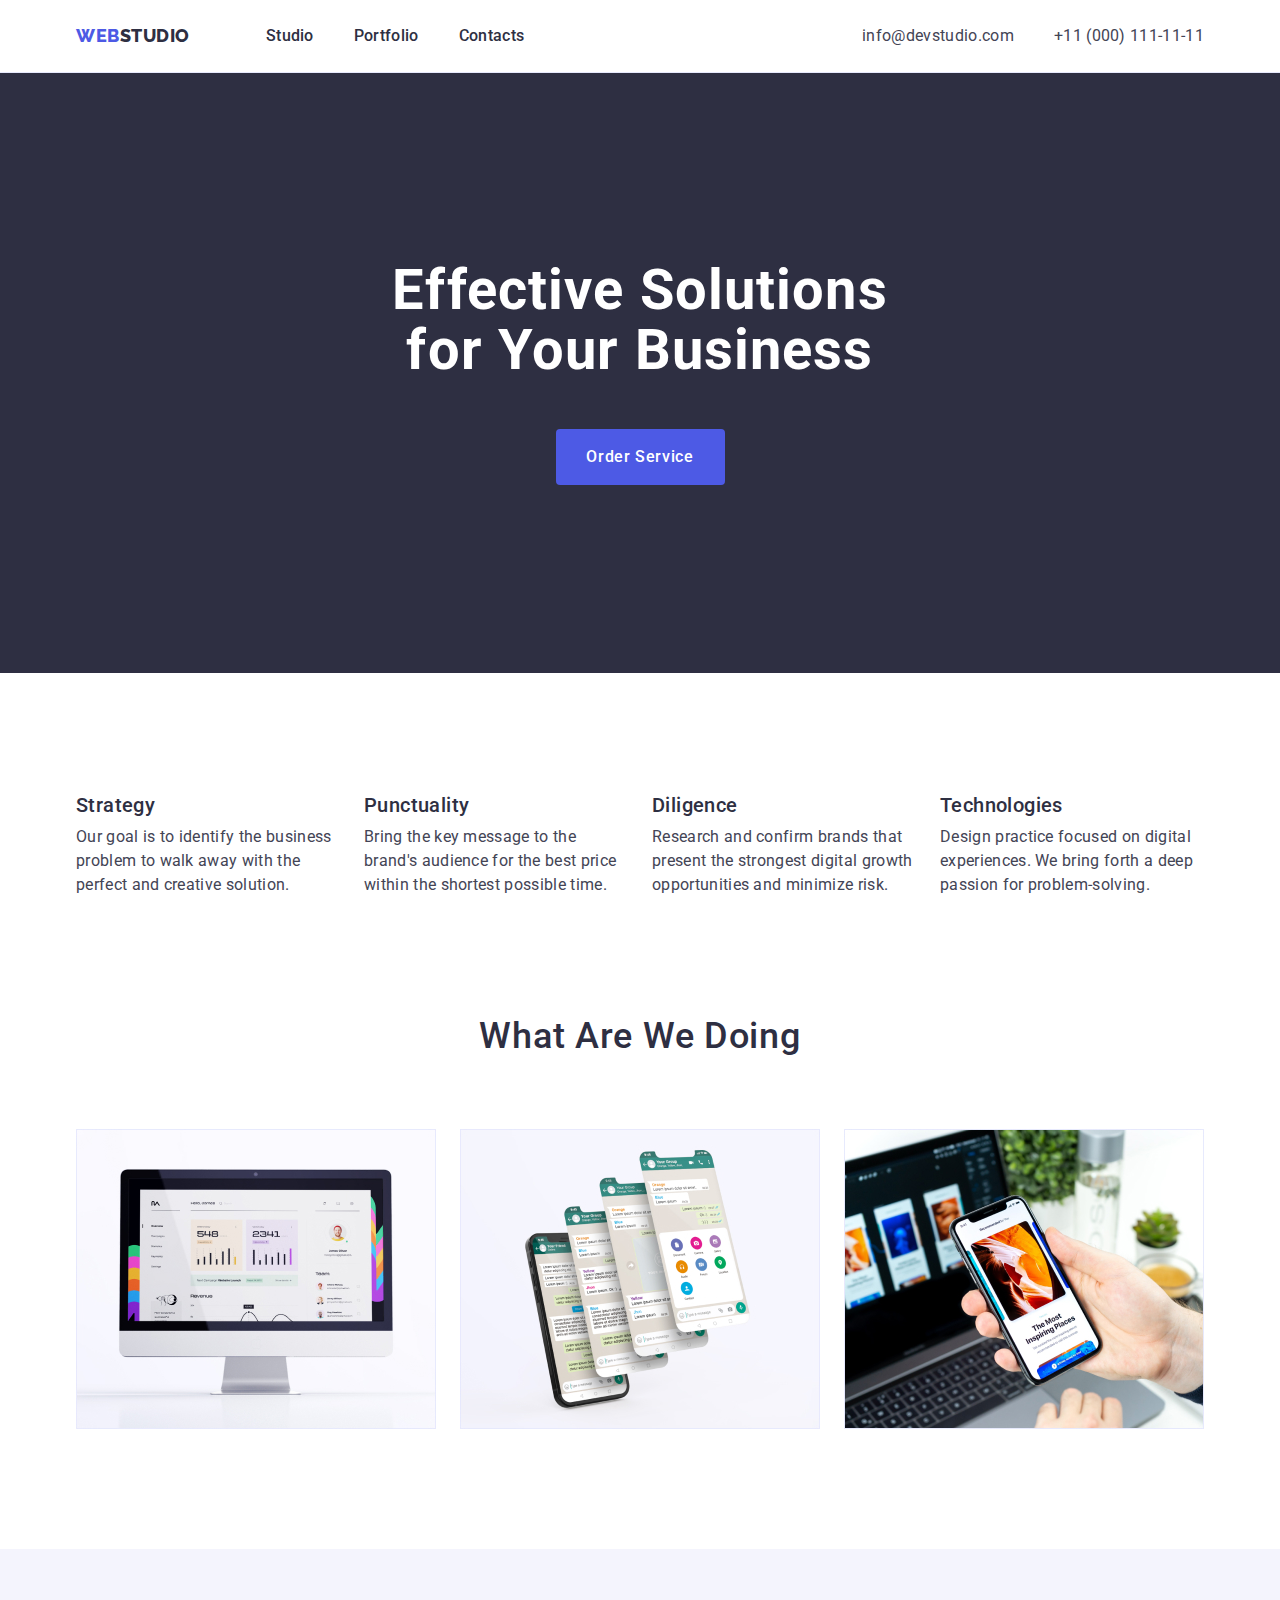
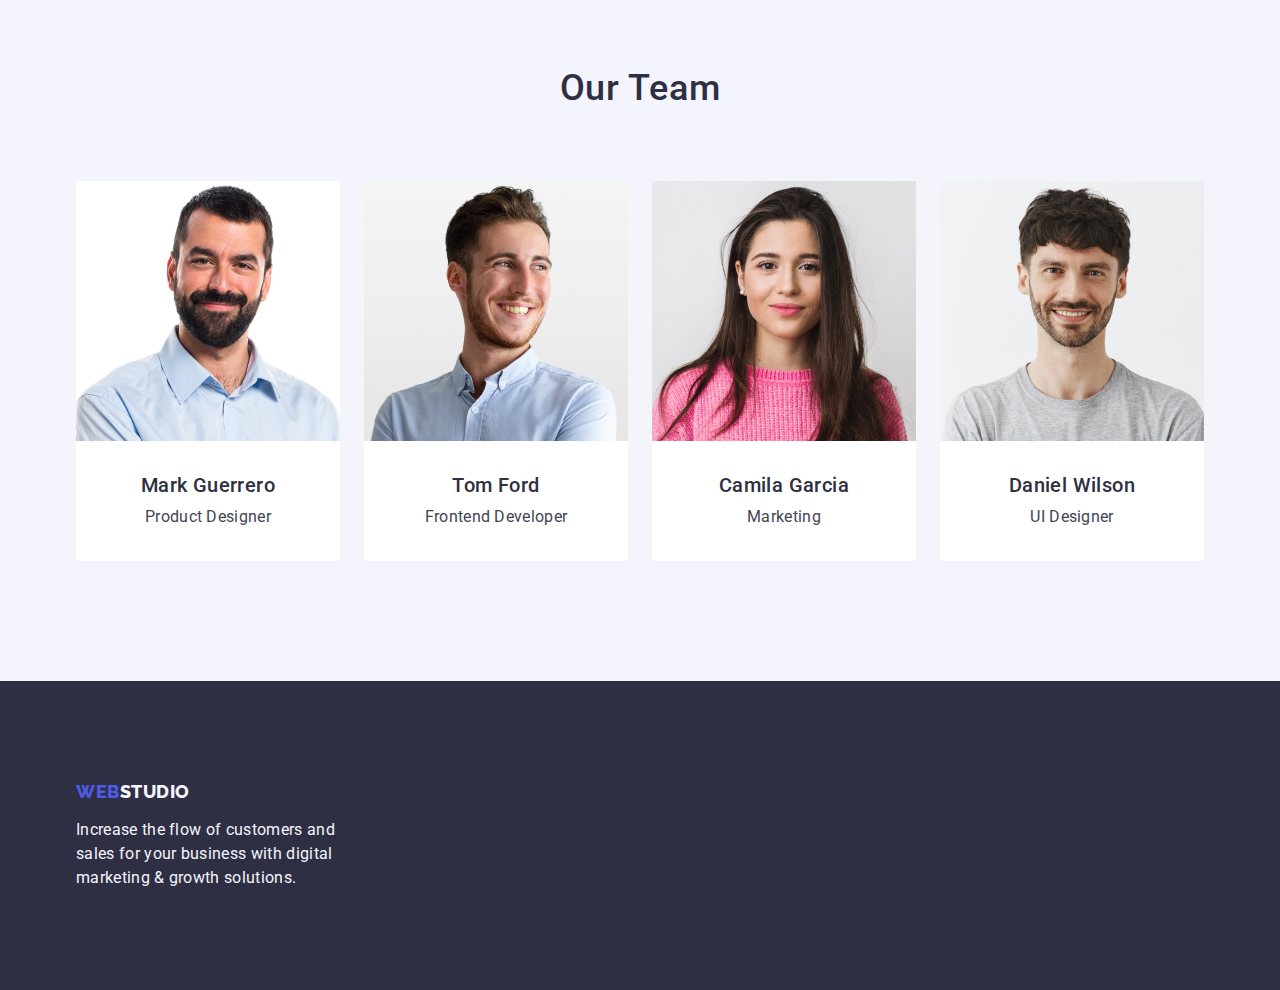
<file: index.html>
<!DOCTYPE html>
<html lang="en">
  <head>
    <meta charset="UTF-8" />
    <meta http-equiv="X-UA-Compatible" content="IE=edge" />
    <meta name="viewport" content="width=device-width, initial-scale=1.0" />
    <title>WebStudia</title>

    <link rel="preconnect" href="https://fonts.googleapis.com" />
    <link rel="preconnect" href="https://fonts.gstatic.com" crossorigin />
    <link
      href="https://fonts.googleapis.com/css2?family=Raleway:wght@800&family=Roboto:wght@400;500;700;900&display=swap"
      rel="stylesheet"
    />

    <link
      href="https://cdn.jsdelivr.net/npm/modern-normalize@2.0.0/modern-normalize.min.css"
      rel="stylesheet"
    />
    <link rel="stylesheet" href="./css/style.css" />
  </head>

  <body>
    <!-- голова -->
    <header class="head-line">
      <div class="nav-bar container">
        <nav class="nav">
          <a class="logo link" href="./index.html"
            >Web<span class="logo-studio">Studio</span></a
          >
          <ul class="list-conect list">
            <li class="item">
              <a class="menu link" href="./index.html">Studio</a>
            </li>
            <li class="item">
              <a class="menu link" href="./portfolio.html">Portfolio</a>
            </li>
            <li class="item"><a class="menu link" href="">Contacts</a></li>
          </ul>
        </nav>
        <address class="address">
          <ul class="address-list list">
            <li class="address-item">
              <a class="social link" href="mailto:info@devstudio.com"
                >info@devstudio.com</a
              >
            </li>
            <li class="address-item">
              <a class="social link" href="tel:+110001111111"
                >+11 (000) 111-11-11</a
              >
            </li>
          </ul>
        </address>
      </div>
    </header>

    <main>
      <!-- hero image -->
      <section class="hero">
        <div class="hero-div container">
          <h1 class="title">Effective Solutions for Your Business</h1>
          <button class="button" type="button">Order Service</button>
        </div>
      </section>
      <!-- section 1 -->
      <section class="onesect">
        <div class="container">
          <h2 hidden class="titlehidden">Напрямки</h2>
          <ul class="one-list list">
            <li class="first-item">
              <h3 class="title">Strategy</h3>
              <p class="text">
                Our goal is to identify the business problem to walk away with
                the perfect and creative solution.
              </p>
            </li>
            <li class="first-item">
              <h3 class="title">Punctuality</h3>
              <p class="text">
                Bring the key message to the brand's audience for the best price
                within the shortest possible time.
              </p>
            </li>
            <li class="first-item">
              <h3 class="title">Diligence</h3>
              <p class="text">
                Research and confirm brands that present the strongest digital
                growth opportunities and minimize risk.
              </p>
            </li>
            <li class="first-item">
              <h3 class="title">Technologies</h3>
              <p class="text">
                Design practice focused on digital experiences. We bring forth a
                deep passion for problem-solving.
              </p>
            </li>
          </ul>
        </div>
      </section>
      <!-- section2 -->
      <section class="two-sect">
        <div class="container">
          <h2 class="title">What are we doing</h2>
          <ul class="list-two list">
            <li class="second-item">
              <img width="360" src="./images/img1.jpg" alt="computer" />
            </li>
            <li class="second-item">
              <img width="360" src="./images/img2.jpg" alt="phone" />
            </li>
            <li class="second-item">
              <img
                width="360"
                src="./images/img3.jpg"
                alt="computer and phone"
              />
            </li>
          </ul>
        </div>
      </section>
      <!-- section3 -->
      <section class="three team">
        <div class="container">
          <h2 class="title">Our Team</h2>
          <ul class="comand list">
            <li class="three-item">
              <img
                width="264"
                src="./images/TeamCard1.jpg"
                alt="Mark Guerrero,Product Designer"
              />
              <div class="cont-comand">
                <h3 class="title-comand">Mark Guerrero</h3>
                <p class="text">Product Designer</p>
              </div>
            </li>
            <li class="three-item">
              <img
                width="264"
                src="./images/TeamCard2.jpg"
                alt="Tom Ford,Frontend Developer"
              />
              <div class="cont-comand">
                <h3 class="title-comand">Tom Ford</h3>
                <p class="text">Frontend Developer</p>
              </div>
            </li>
            <li class="three-item">
              <img
                width="264"
                src="./images/TeamCard3.jpg"
                alt="Camila Garcia
                Marketing"
              />
              <div class="cont-comand">
                <h3 class="title-comand">Camila Garcia</h3>
                <p class="text">Marketing</p>
              </div>
            </li>
            <li class="three-item">
              <img
                width="264"
                src="./images/TeamCard4.jpg"
                alt="Daniel Wilson
            UI Designer"
              />
              <div class="cont-comand">
                <h3 class="title-comand">Daniel Wilson</h3>
                <p class="text">UI Designer</p>
              </div>
            </li>
          </ul>
        </div>
      </section>
    </main>
    <!-- footer -->
    <footer class="footer">
      <div class="container">
        <a class="footer-logo link" href="./index.html"
          >Web<span class="footer-studio">Studio</span></a
        >
        <p class="footer-text">
          Increase the flow of customers and sales for your business with
          digital marketing & growth solutions.
        </p>
      </div>
    </footer>
  </body>
</html>
</file>
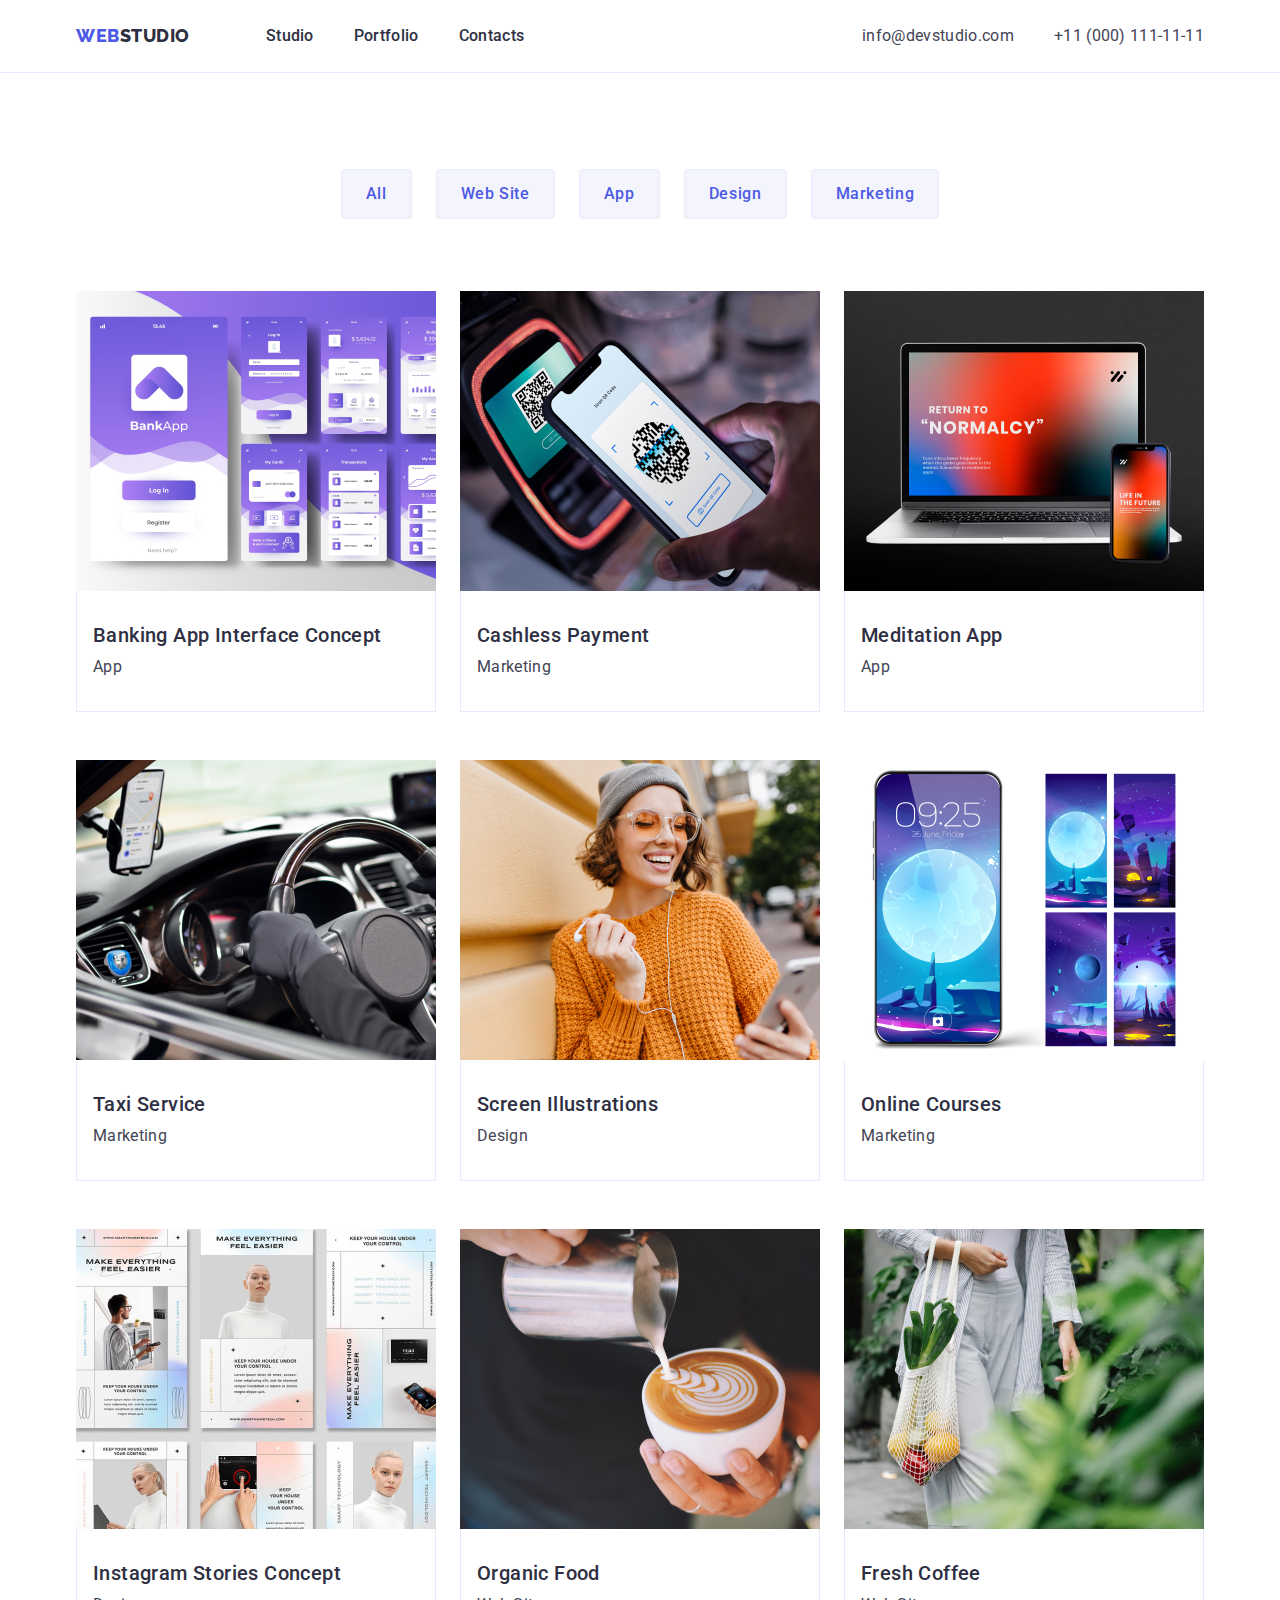
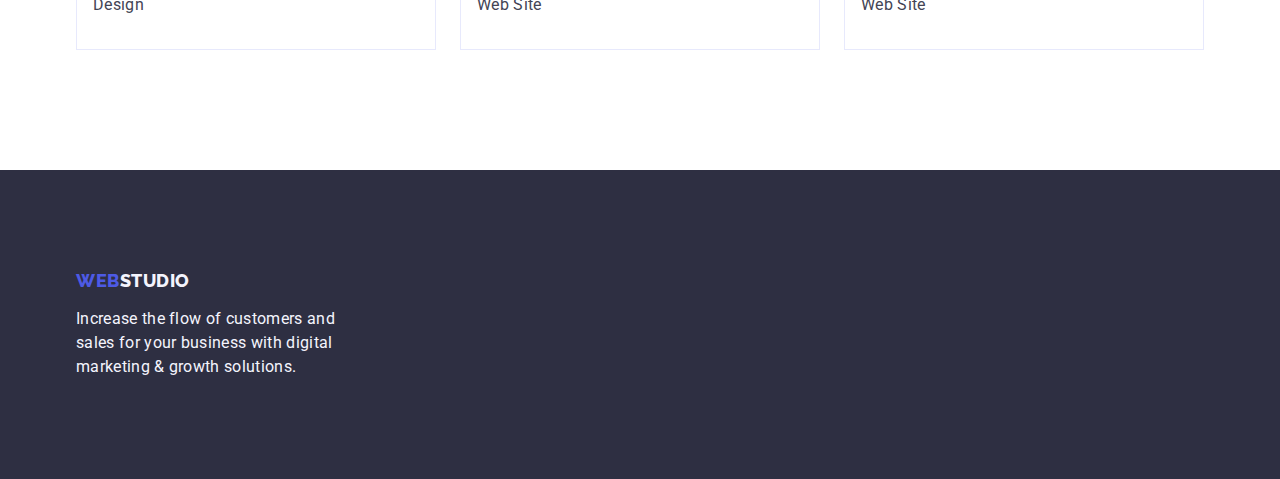
<file: portfolio.html>
<!DOCTYPE html>
<html lang="en">
  <head>
    <meta charset="UTF-8" />
    <meta http-equiv="X-UA-Compatible" content="IE=edge" />
    <meta name="viewport" content="width=device-width, initial-scale=1.0" />
    <title>Portfolio</title>

    <link rel="preconnect" href="https://fonts.googleapis.com" />
    <link rel="preconnect" href="https://fonts.gstatic.com" crossorigin />
    <link
      href="https://fonts.googleapis.com/css2?family=Raleway:wght@800&family=Roboto:wght@400;500;700;900&display=swap"
      rel="stylesheet"
    />

    <link
      href="https://cdn.jsdelivr.net/npm/modern-normalize@2.0.0/modern-normalize.min.css"
      rel="stylesheet"
    />
    <link rel="stylesheet" href="./css/style.css" />
  </head>
  <body>
    <!-- голова -->
    <header class="head-line">
      <div class="nav-bar container">
        <nav class="nav">
          <a class="logo link" href="./index.html"
            >Web<span class="logo-studio">Studio</span></a
          >
          <ul class="list-conect list">
            <li class="item">
              <a class="menu link" href="./index.html">Studio</a>
            </li>
            <li class="item">
              <a class="menu link" href="./portfolio.html">Portfolio</a>
            </li>
            <li class="item"><a class="menu link" href="">Contacts</a></li>
          </ul>
        </nav>
        <address class="address">
          <ul class="address-list list">
            <li class="address-item">
              <a class="social link" href="mailto:info@devstudio.com"
                >info@devstudio.com</a
              >
            </li>
            <li class="address-item">
              <a class="social link" href="tel:+110001111111"
                >+11 (000) 111-11-11</a
              >
            </li>
          </ul>
        </address>
      </div>
    </header>
    <!-- основа -->
    <main>
      <!-- фільтер -->
      <section class="section">
        <div class="container">
          <h1 hidden class="title-h1">photo</h1>
          <ul class="list-butt list">
            <li class="butt">
              <button class="butt-filt" type="button">All</button>
            </li>
            <li class="butt">
              <button class="butt-filt" type="button">Web Site</button>
            </li>
            <li class="butt">
              <button class="butt-filt" type="button">App</button>
            </li>
            <li class="butt">
              <button class="butt-filt" type="button">Design</button>
            </li>
            <li class="butt">
              <button class="butt-filt" type="button">Marketing</button>
            </li>
          </ul>
          <!-- <div class="flex-container"> -->
          <ul class="list-photo list">
            <li class="item-photo">
              <a class="photo link" href="">
                <img width="360" src="./images/bankapp.jpg" alt="bank app" />
                <div class="cont-shop">
                  <h2 class="title">Banking App Interface Concept</h2>
                  <p class="text">App</p>
                </div>
              </a>
            </li>

            <li class="item-photo">
              <a class="photo link" href="">
                <img width="360" src="./images/cashpay.jpg" alt="cash pay" />
                <div class="cont-shop">
                  <h2 class="title">Cashless Payment</h2>
                  <p class="text">Marketing</p>
                </div>
              </a>
            </li>

            <li class="item-photo">
              <a class="photo link" href="">
                <img width="360" src="./images/medapp.jpg" alt="med app" />
                <div class="cont-shop">
                  <h2 class="title">Meditation App</h2>
                  <p class="text">App</p>
                </div>
              </a>
            </li>

            <li class="item-photo">
              <a class="photo link" href="">
                <img width="360" src="./images/taxi.jpg" alt="Taxi" />
                <div class="cont-shop">
                  <h2 class="title">Taxi Service</h2>
                  <p class="text">Marketing</p>
                </div>
              </a>
            </li>

            <li class="item-photo">
              <a class="photo link" href="">
                <img width="360" src="./images/screen.jpg" alt="Screenshot" />
                <div class="cont-shop">
                  <h2 class="title">Screen Illustrations</h2>
                  <p class="text">Design</p>
                </div>
              </a>
            </li>

            <li class="item-photo">
              <a class="photo link" href="">
                <img width="360" src="./images/onlinecours.jpg" alt="Courses" />
                <div class="cont-shop">
                  <h2 class="title">Online Courses</h2>
                  <p class="text">Marketing</p>
                </div>
              </a>
            </li>

            <li class="item-photo">
              <a class="photo link" href="">
                <img
                  width="360"
                  src="./images/inststories.jpg"
                  alt="Instagram"
                />
                <div class="cont-shop">
                  <h2 class="title">Instagram Stories Concept</h2>
                  <p class="text">Design</p>
                </div>
              </a>
            </li>
            <li class="item-photo">
              <a class="photo link" href="">
                <img
                  width="360"
                  src="./images/organicfood.jpg"
                  alt="Organic Food"
                />
                <div class="cont-shop">
                  <h2 class="title">Organic Food</h2>
                  <p class="text">Web Site</p>
                </div>
              </a>
            </li>

            <li class="item-photo">
              <a class="photo link" href="">
                <img width="360" src="./images/freshcoffe.jpg" alt="Coffee" />
                <div class="cont-shop">
                  <h2 class="title">Fresh Coffee</h2>
                  <p class="text">Web Site</p>
                </div>
              </a>
            </li>
          </ul>
          <!-- </div> -->
        </div>
      </section>
    </main>
    <!-- підвал -->
    <footer class="footer">
      <div class="container">
        <a class="footer-logo link" href="./index.html"
          >Web<span class="footer-studio">Studio</span></a
        >
        <p class="footer-text">
          Increase the flow of customers and sales for your business with
          digital marketing & growth solutions.
        </p>
      </div>
    </footer>
  </body>
</html>
</file>
<file: css/style.css>
:root {
    --text: #4D5AE5;
    --bacground: #F4F4FD;
    --titleportfolio: #2e2f42;
    --textportfolio: #434455;
    --border-but: #e7e9fc;
}

body {
    color: #434455;
    font-family: "Roboto", sans-serif;
    background-color: #ffffff;

}

img {
    display: block;
}

li,
ul,
h1,
h2,
h3,
h4,
h5,
h6,
p {
    margin: 0;
    padding: 0;
}

/* nav-bar */
.head-line {
    border-bottom: 1px solid #e7e9fc;
}

.container {
    width: 1158px;
    margin: 0 auto;
    padding-left: 15px;
    padding-right: 15px;
}

.nav-bar {
    display: flex;
    padding-left: 15px;
    padding-right: 15px;
    align-items: center;

}

.nav {
    display: flex;
    align-items: center;
}


.nav .logo {
    display: flex;
    margin-top: 24px;
    margin-bottom: 24px;
    margin-right: 76px;


    color: var(--text);
    text-transform: uppercase;
    font-family: "Raleway", sans-serif;
    font-weight: 800;
    font-size: 18px;
    line-height: 1.17;
    letter-spacing: 0.03em;


}


.nav .logo-studio {
    color: #2E2F42;
}

.address-list,
.address {
    display: flex;
    margin-left: auto;
    gap: 40px;
}



.address-list .link,
.nav .link,
.nav .list,
.address .list,
.list-photo .link {
    text-decoration: none;
}

.address-list,
.list-conect {
    list-style-type: none;
}

.list-conect {
    display: flex;
    align-items: center;
    gap: 40px;
    padding-top: 24px;
    padding-bottom: 24px;

}

/* .list-conect .item:nth-child(n+1) {
    margin-right: 40px;
} */

.list-conect .menu {
    padding-top: 24px;
    padding-bottom: 24px;
    color: #2E2F42;
    font-weight: 500;
    line-height: 1.5;
    letter-spacing: 0.02em;

}


.list-conect .menu:hover,
.list-conect .menu:focus,
.address-list .social:hover,
.address-list .social:focus {
    color: #404bbf;
}

/* address list */

.address {
    font-style: normal;
}

.address-list .social {
    color: #434455;
    font-size: 16px;
    line-height: 1.5;
    letter-spacing: 0.02em;
}

/* hero image */


.hero {
    padding-top: 188px;
    padding-bottom: 188px;
    background-color: #2E2F42;
}

.hero .title {

    margin-left: auto;
    margin-right: auto;
    max-width: 496px;





    color: #ffffff;
    font-size: 56px;
    line-height: 1.07;
    text-align: center;
    letter-spacing: 0.02em;

}


.hero .button {
    display: block;
    border: 0;
    border-radius: 4px;
    height: 56px;
    min-width: 169px;
    margin-top: 48px;
    margin-left: auto;
    margin-right: auto;


    font-family: "Roboto", sans-serif;
    background-color: #4D5AE5;
    color: #ffffff;
    font-weight: 500;
    font-size: 16px;
    line-height: 1.5;
    letter-spacing: 0.04em;
    cursor: pointer;
}

.hero .button:hover,
.hero .button:focus {
    background-color: #404BBF;
}

/* section 1 */
.onesect {
    padding-top: 120px;
    padding-bottom: 120px;
}


.onesect .title {
    margin-bottom: 8px;


    color: #2E2F42;
    font-weight: 500;
    font-size: 20px;
    line-height: 1.2;
    letter-spacing: 0.02em;
}

.onesect .text {
    line-height: 1.5;
    letter-spacing: 0.02em;
}

.one-list {
    display: flex;
    gap: 24px;

}

.first-item {
    width: calc((100% - 72px) / 4);
}





/* section-2 */


.two-sect {
    padding-bottom: 120px;
}

.two-sect .title {
    margin-bottom: 72px;

    color: #2E2F42;
    font-weight: 500;
    font-size: 36px;
    line-height: 1.11;
    letter-spacing: 0.02em;
    text-align: center;
    text-transform: capitalize;

}

.list-two {
    display: flex;
    gap: 24px;


}

.second-item {
    width: calc((100% - 48px) / 3);

}

/* section-3 */

.three {
    padding-top: 120px;
    padding-bottom: 120px;


    background-color: #F4F4FD;

}

.three .title {
    margin-bottom: 72px;

    color: #2E2F42;
    font-weight: 500;
    font-size: 36px;
    line-height: 1.11;
    text-align: center;
    letter-spacing: 0.02em;
    text-transform: capitalize;
}

.comand .title-comand {
    text-align: center;
    margin-bottom: 8px;



    color: #2E2F42;
    font-weight: 500;
    font-size: 20px;
    line-height: 24px;
    letter-spacing: 0.02em;
}

.comand .text {
    text-align: center;



    line-height: 24px;
    letter-spacing: 0.02em;
}



.comand {
    display: flex;
    gap: 24px;

}



.three-item {
    width: calc((100% - 72px) / 4);
    border-radius: 0px 0px 4px 4px;
    background-color: #ffffff;


}



.cont-comand {
    padding-top: 32px;
    padding-bottom: 32px;
    padding-left: 16px;
    padding-right: 16px;
}

/* portfolio */

.section {
    padding-top: 96px;
    padding-bottom: 120px;
}

/* section butt */
.list-butt {
    display: flex;
    justify-content: center;
    gap: 24px;

    margin-bottom: 72px;


}

.list-butt .butt-filt {
    padding-top: 12px;
    padding-bottom: 12px;
    padding-left: 24px;
    padding-right: 24px;
    border-radius: 4px;
    border: 1px solid var(--border-but);
    font-family: "Roboto", sans-serif;
    cursor: pointer;
    color: var(--text);
    background-color: var(--bacground);
    font-weight: 500;
    font-size: 16px;
    line-height: 1.5;
    letter-spacing: 0.04em;

}

.list-butt .butt-filt:hover,
.list-butt .butt-filt:focus {
    color: #ffffff;
    background-color: #404BBF;
    border: 1px solid transparent;
}

/* gallary */

main .list {
    list-style: none;
}

.list-photo {
    display: flex;
    flex-wrap: wrap;





}



.item-photo:not(:nth-child(3n)) {
    margin-right: 24px;

}

.item-photo:not(:nth-last-child(-n+3)) {
    margin-bottom: 48px;
}

.item-photo {
    width: calc((100% - 2*24px) / 3);

}



.cont-shop {
    padding: 32px 16px;
    border: 1px solid #e7e9fc;
    border-top: none;
}

.cont-shop .title {
    margin-bottom: 8px;
}

.list-photo .title {
    color: var(--titleportfolio);
    font-weight: 500;
    font-size: 20px;
    line-height: 1.2;
    letter-spacing: 0.02em;
}

.list-photo .text {
    color: var(--textportfolio);
    letter-spacing: 0.02em;
    line-height: 1.5;
}

/* Footer */

footer {
    padding-top: 100px;
    padding-bottom: 100px;
    background-color: #2E2F42;
}

.footer .link {
    text-decoration: none;
}

.footer .footer-logo {
    display: inline-block;
    margin-bottom: 16px;



    color: #4D5AE5;
    text-transform: uppercase;
    font-family: "Raleway", sans-serif;
    font-weight: 800;
    font-size: 18px;
    line-height: 1.17;
    letter-spacing: 0.03em;
}

.footer-logo .footer-studio {
    color: #F4F4FD;
}

.footer .footer-text {
    width: 264px;
    font-size: 16px;
    line-height: 24px;
    letter-spacing: 0.02em;
    color: #F4F4FD;
}
</file>
